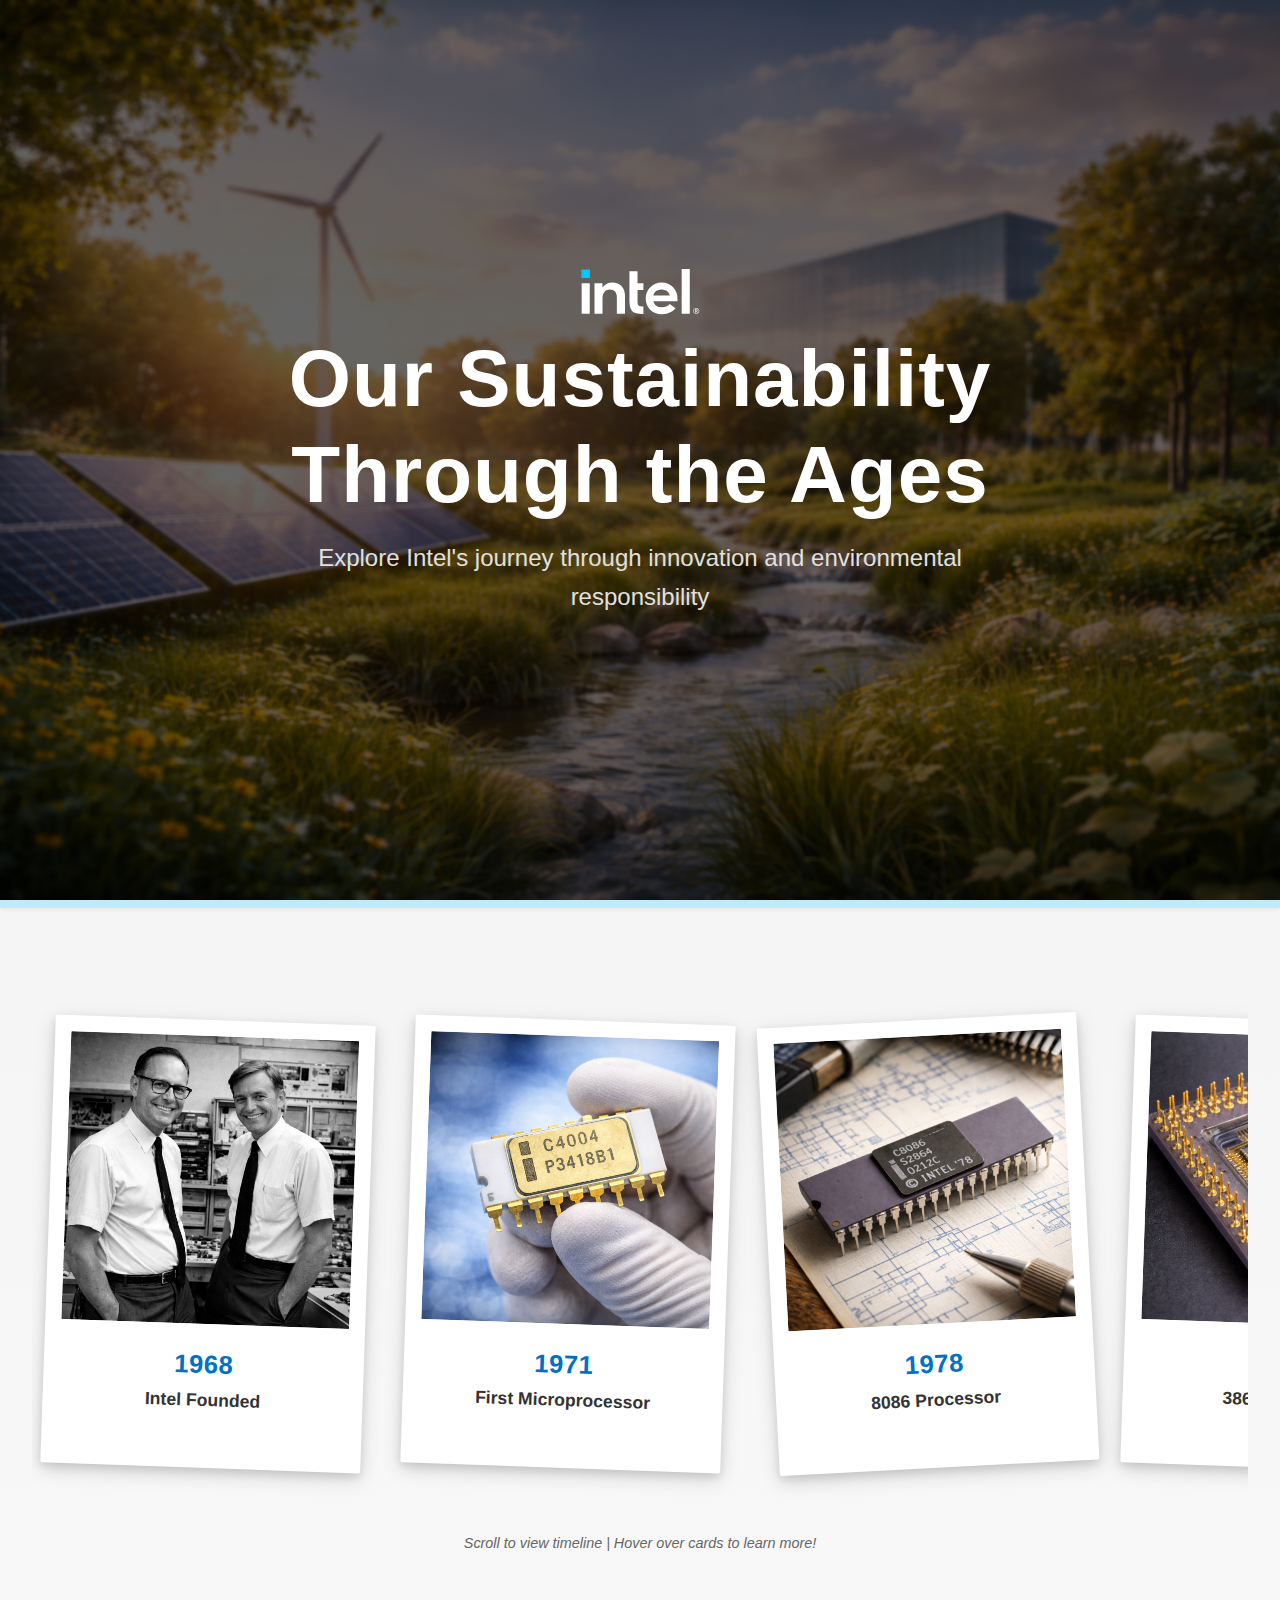
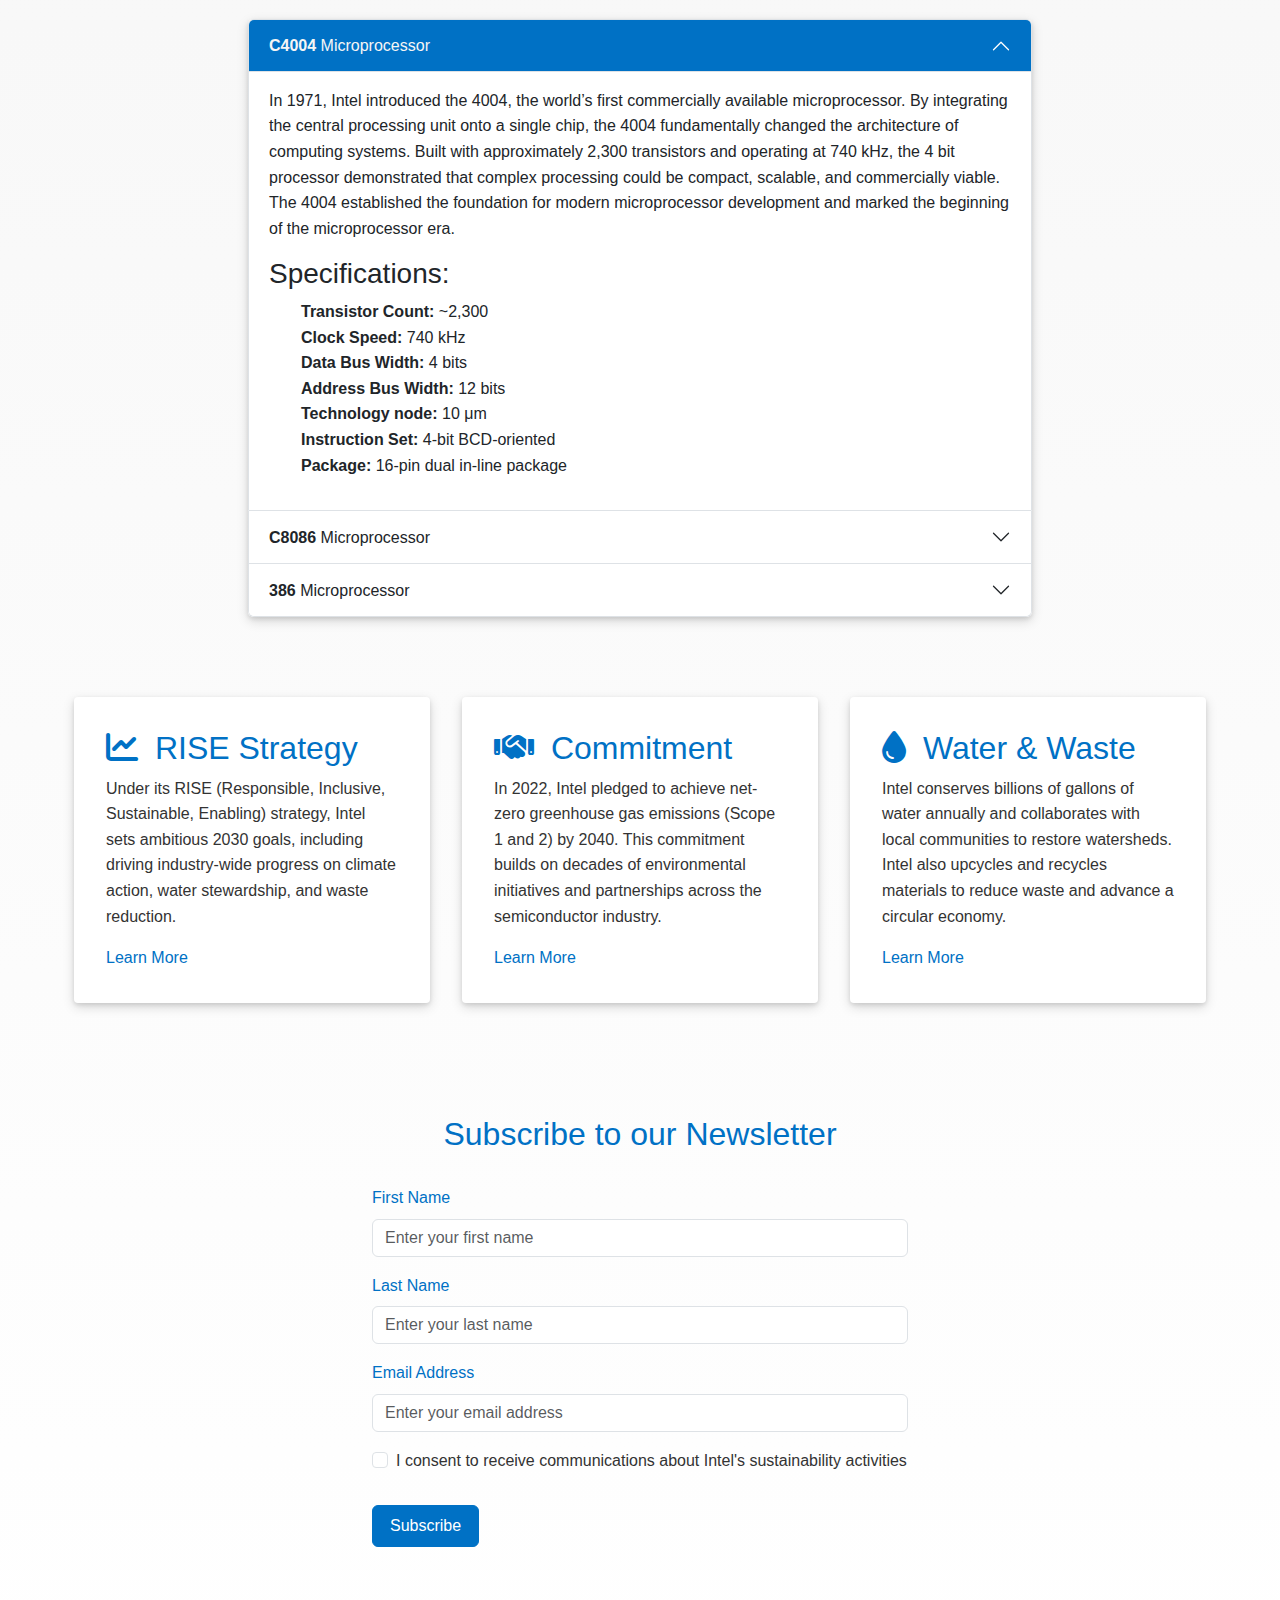
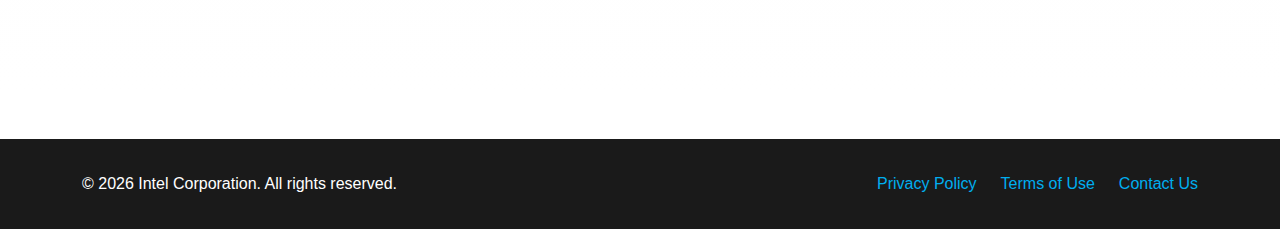
<file: index.html>
<!DOCTYPE html>
<html lang="en" dir="ltr">
  <head>
    <meta charset="UTF-8" />
    <meta name="viewport" content="width=device-width, initial-scale=1.0" />
    <title>Intel: Sustainability Through the Ages</title>
    <link rel="icon" type="image/svg+xml" href="img/intel-header-logo.svg">
    <link href="https://cdn.jsdelivr.net/npm/bootstrap@5.3.3/dist/css/bootstrap.min.css" rel="stylesheet">
    <link rel="stylesheet" href="https://cdnjs.cloudflare.com/ajax/libs/font-awesome/6.5.1/css/all.min.css">
    <link rel="stylesheet" href="style.css" />

  </head>

  <body>

    <!-- ==================== HERO SECTION ==================== -->
    <header class="hero">
      <div class="hero-content">
        <img src="img/intel-header-logo.svg" alt="Intel Logo" class="hero-logo" />
        <h1 class="hero-title">Our Sustainability Through the Ages</h1>
          <p class="hero-subtitle">
            Explore Intel's journey through innovation and environmental responsibility
          </p>
      </div>
    </header>
      <hr class="separator" />

    <main class="timeline-section">


      <section class="timeline-container" aria-label="Intel Sustainability Timeline">

        <!-- ========== CARD: 1968 ========== -->
        <input type="checkbox" id="card-1968" class="card-toggle" />
        <article class="timeline-card" data-year="1968">
          <label for="card-1968" class="card-label">
            <img src="img/ai0.png" alt="Intel Founded 1968" class="card-image" />
            <span class="card-content">
              <span class="card-year">1968</span>
              <span class="card-title">Intel Founded</span>
            </span>
          </label>
          <aside class="card-details">
            <p>
              Robert Noyce and Gordon Moore rename the newly formed company
              NM Electronics to Intel Corporation, laying the foundation for
              decades of technological innovation.
            </p>
          </aside>
        </article>

        <!-- ========== CARD: 1971 ========== -->
        <input type="checkbox" id="card-1971" class="card-toggle" />
        <article class="timeline-card" data-year="1971">
          <label for="card-1971" class="card-label">
            <img src="img/ai1.png" alt="First Microprocessor 1971" class="card-image" />
            <span class="card-content">
              <span class="card-year">1971</span>
              <span class="card-title">First Microprocessor</span>
            </span>
          </label>
          <aside class="card-details">
            <p>
              Intel debuts the 4004, the world's first commercial microprocessor,
              igniting the microprocessor revolution and propelling the future
              of computing devices.
            </p>
          </aside>
        </article>

        <!-- ========== CARD: 1978 ========== -->
        <input type="checkbox" id="card-1978" class="card-toggle" />
        <article class="timeline-card" data-year="1978">
          <label for="card-1978" class="card-label">
            <img src="img/ai2.png" alt="8086 Processor 1978" class="card-image" />
            <span class="card-content">
              <span class="card-year">1978</span>
              <span class="card-title">8086 Processor</span>
            </span>
          </label>
          <aside class="card-details">
            <p>
              Launch of the 8086 processor, establishing the x86 architecture
              that drives countless PCs and servers in the modern era.
            </p>
          </aside>
        </article>

        <!-- ========== CARD: 1985 ========== -->
        <input type="checkbox" id="card-1985" class="card-toggle" />
        <article class="timeline-card" data-year="1985">
          <label for="card-1985" class="card-label">
            <img src="img/ai3.png" alt="386 Processor 1985" class="card-image" />
            <span class="card-content">
              <span class="card-year">1985</span>
              <span class="card-title">386 Processor</span>
            </span>
          </label>
          <aside class="card-details">
            <p>
              Intel introduces the 386 processor with 32-bit architecture,
              ushering in a new era of performance and multitasking for
              personal computers.
            </p>
          </aside>
        </article>

        <!-- ========== CARD: 2006 ========== -->
        <input type="checkbox" id="card-2006" class="card-toggle" />
        <article class="timeline-card" data-year="2006">
          <label for="card-2006" class="card-label">
            <img src="img/ai4.png" alt="Peak GHG Emissions 2006" class="card-image" />
            <span class="card-content">
              <span class="card-year">2006</span>
              <span class="card-title">Peak GHG Emissions</span>
            </span>
          </label>
          <aside class="card-details">
            <p>
              This year marks Intel's highest annual greenhouse gas emissions
              for operations. Over subsequent years, Intel invests heavily in
              chemical abatement, renewable energy, and energy-efficient
              manufacturing to reverse this trend.
            </p>
          </aside>
        </article>

        <!-- ========== CARD: 2020 ========== -->
        <input type="checkbox" id="card-2020" class="card-toggle" />
        <article class="timeline-card" data-year="2020">
          <label for="card-2020" class="card-label">
            <img src="img/ai5.png" alt="RISE Strategy 2020" class="card-image" />
            <span class="card-content">
              <span class="card-year">2020</span>
              <span class="card-title">RISE Strategy</span>
            </span>
          </label>
          <aside class="card-details">
            <p>
              Intel launches its RISE (Responsible, Inclusive, Sustainable,
              Enabling) strategy and 2030 goals, aiming to drive industry-wide
              progress on climate action, water stewardship, and waste reduction.
            </p>
          </aside>
        </article>

        <!-- ========== CARD: 2022 ========== -->
        <input type="checkbox" id="card-2022" class="card-toggle" />
        <article class="timeline-card" data-year="2022">
          <label for="card-2022" class="card-label">
            <img src="img/ai7.png" alt="Net-Zero By 2040" class="card-image" />
            <span class="card-content">
              <span class="card-year">2022</span>
              <span class="card-title">Net-Zero By 2040</span>
            </span>
          </label>
          <aside class="card-details">
            <p>
              Intel announces its commitment to achieve net-zero greenhouse
              gas emissions (Scope 1 and 2) across its global operations
              by 2040, building on years of environmental initiatives.
            </p>
          </aside>
        </article>

        <!-- ========== CARD: 2023 ========== -->
        <input type="checkbox" id="card-2023" class="card-toggle" />
        <article class="timeline-card" data-year="2023">
          <label for="card-2023" class="card-label">
            <img src="img/ai8.png" alt="Renewable Electricity 2023" class="card-image" />
            <span class="card-content">
              <span class="card-year">2023</span>
              <span class="card-title">Renewable Electricity</span>
            </span>
          </label>
          <aside class="card-details">
            <p>
              The company achieves 99% renewable electricity usage worldwide,
              helping to drastically lower carbon emissions and driving progress
              toward Intel's long-term sustainability goals.
            </p>
          </aside>
        </article>

        <!-- ========== CARD: 2024 ========== -->
        <input type="checkbox" id="card-2024" class="card-toggle" />
        <article class="timeline-card" data-year="2024">
          <label for="card-2024" class="card-label">
            <img src="img/ai9.png" alt="Sustainability Summit 2024" class="card-image" />
            <span class="card-content">
              <span class="card-year">2024</span>
              <span class="card-title">Sustainability Summit</span>
            </span>
          </label>
          <aside class="card-details">
            <p>
              Intel hosts its first Sustainability Summit, uniting suppliers,
              government officials, and industry leaders to collaborate on
              next-generation sustainable semiconductor manufacturing.
            </p>
          </aside>
        </article>

      </section>

      <!-- ==================== OLD FOOOTER ==================== -->
      <section class="scroll-hint">
        <p>Scroll to view timeline | Hover over cards to learn more!</p>
      </section>
        <!-- 3-Column Content Section -->
    <section class="accordion-section">
      <div class="accordion" id="CPU-accordion">
        <div class="accordion-item">
          <h2 class="accordion-header" id="panelsStayOpen-headingOne">
            <button class="accordion-button" type="button" data-bs-toggle="collapse" data-bs-target="#panelsStayOpen-collapseOne" aria-expanded="true" aria-controls="panelsStayOpen-collapseOne">
              <span class="accordion-title"><strong>C4004 </strong>  Microprocessor</span>
            </button>
          </h2>
          <div id="panelsStayOpen-collapseOne" class="accordion-collapse collapse show" aria-labelledby="panelsStayOpen-headingOne">
            <div class="accordion-body">
              <p> In 1971, Intel introduced the 4004, the world’s first commercially available microprocessor. By integrating the central processing unit onto a single chip, the 4004 fundamentally changed the architecture of computing systems.
                  Built with approximately 2,300 transistors and operating at 740 kHz, the 4 bit processor demonstrated that complex processing could be compact, scalable, and commercially viable. The 4004 established the foundation for modern microprocessor development and marked the beginning of the microprocessor era.
              </p>
              <h3>
                Specifications:
              </h3>
              <!-- used Wikipedia for sources -->
              <ul>
                <li><strong> Transistor Count:</strong> ~2,300</li>
                <li><strong>Clock Speed:</strong> 740 kHz</li>
                <li><strong>Data Bus Width:</strong> 4 bits</li>
                <li><strong>Address Bus Width:</strong> 12 bits</li>
                <li><strong>Technology node:</strong> 10 μm</li>
                <li><strong>Instruction Set:</strong> 4-bit BCD-oriented</li>
                <li><strong>Package:</strong> 16-pin dual in-line package</li>
              </ul>
            </div>
          </div>
        </div>
        <div class="accordion-item">
          <h2 class="accordion-header" id="panelsStayOpen-headingTwo">
            <button class="accordion-button collapsed" type="button" data-bs-toggle="collapse" data-bs-target="#panelsStayOpen-collapseTwo" aria-expanded="false" aria-controls="panelsStayOpen-collapseTwo">
              <span class="accordion-title"><strong>C8086</strong> Microprocessor</span>
            </button>
          </h2>
          <div id="panelsStayOpen-collapseTwo" class="accordion-collapse collapse" aria-labelledby="panelsStayOpen-headingTwo">
            <div class="accordion-body">
              <p> In 1978, Intel launched the 8086 processor, introducing the x86 architecture that continues to underpin most modern desktop and server processors.
                  As a 16-bit processor containing approximately 29,000 transistors, the 8086 set a long term architectural standard that enabled software compatibility across generations. Its instruction set and design decisions shaped decades
                  of computing innovation and positioned Intel at the center of the personal computer revolution.
              </p>
                <h3>
                    Specifications:
                </h3>
                <ul>
                    <li><strong> Transistor Count:</strong> ~29,277</li>
                    <li><strong>Clock Speed:</strong> 5-10 MHz</li>
                    <li><strong>Data Bus Width:</strong> 16 bits</li>
                    <li><strong>Address Bus Width:</strong> 20 bits</li>
                    <li><strong>Technology node:</strong> 3 μm</li>
                    <li><strong>Instruction Set:</strong> 16-bit x86</li>
                    <li><strong>Package:</strong> 40-pin dual in-line package</li>
                </ul>
            </div>
          </div>
        </div>
        <div class="accordion-item">
          <h2 class="accordion-header" id="panelsStayOpen-headingThree">
            <button class="accordion-button collapsed" type="button" data-bs-toggle="collapse" data-bs-target="#panelsStayOpen-collapseThree" aria-expanded="false" aria-controls="panelsStayOpen-collapseThree">
             <span class="accordion-title"><strong> 386 </strong> Microprocessor</span>
            </button>
          </h2>
          <div id="panelsStayOpen-collapseThree" class="accordion-collapse collapse" aria-labelledby="panelsStayOpen-headingThree">
            <div class="accordion-body">
             <p> In 1985, Intel released the 80386, bringing 32 bit processing to the x86 architecture and significantly expanding system capabilities.

               With approximately 275,000 transistors, the 386 enabled advanced multitasking, improved memory management, and support for more sophisticated operating systems.
               The processor marked a major step toward modern computing performance and scalability, reinforcing Intel's leadership in high performance microprocessor design.
             </p>
              <h3>
                Specifications:
              </h3>
              <ul>
                <li><strong> Transistor Count:</strong> ~275,000</li>
                <li><strong>Clock Speed:</strong> 12-40 MHz</li>
                <li><strong>Data Bus Width:</strong> 32 bits</li>
                <li><strong>Address Bus Width:</strong> 32 bits</li>
                <li><strong>Technology node:</strong> 1 μm</li>
                <li><strong>Instruction Set:</strong> 32-bit x86</li>
                <li><strong>Package:</strong> 132-pin pin grid array</li>
              </ul>
            </div>
          </div>
        </div>
      </div>
      </section>

        <section class="three-column-container container">
<!--          tried to change "row" to "row g-4" to give more gap but that did not work so I just did it with css-->
          <div class="row">
                <div class="col-4">
                    <h2><i class="fa-solid fa-chart-line" aria-hidden="true"></i> RISE Strategy</h2>
                    <p>
                        Under its RISE (Responsible, Inclusive, Sustainable, Enabling) strategy,
                        Intel sets ambitious 2030 goals, including driving industry-wide
                        progress on climate action, water stewardship, and waste reduction.
                    </p>
                    <!-- Learn More Button -->
                    <a href="https://www.intel.com/content/www/us/en/corporate-responsibility/corporate-responsibility.html" aria-label="Learn more about Intel's RISE Strategy">Learn More</a>
                </div>

                <!-- Column 2 -->
                <div class="col-4">
                    <h2><i class="fa-solid fa-handshake" aria-hidden="true"></i> Commitment</h2>
                    <p>
                        In 2022, Intel pledged to achieve net-zero greenhouse gas emissions
                        (Scope 1 and 2) by 2040. This commitment builds on decades of
                        environmental initiatives and partnerships across the semiconductor
                        industry.
                    </p>
                    <!-- Learn More Button -->
                    <a href="https://www.intel.com/content/www/us/en/corporate-responsibility/climate-change.html" aria-label="Learn more about Intel's net-zero commitment">Learn More</a>
                </div>

                <!-- Column 3 -->
                <div class="col-4">
                    <h2><i class="fa-solid fa-droplet" aria-hidden="true"></i> Water &amp; Waste</h2>
                    <p>
                        Intel conserves billions of gallons of water annually and
                        collaborates with local communities to restore watersheds.
                        Intel also upcycles and recycles materials to reduce waste and
                        advance a circular economy.
                    </p>
                    <!-- Learn More Button -->
                    <a href="https://www.intel.com/content/www/us/en/corporate-responsibility/water-management.html" aria-label="Learn more about Intel's water and waste management">Learn More</a>
                </div>
            </div>
        </section>

        <!-- Subscription Form -->
        <section class="subscription-section container" aria-labelledby="newsletter-heading">
            <h2 id="newsletter-heading">Subscribe to our Newsletter</h2>
            <form aria-label="Newsletter subscription form">
                <div class="mb-3">
                    <label for="firstName" class="form-label">First Name</label>
                    <input type="text" class="form-control" id="firstName" placeholder="Enter your first name" required aria-required="true">
                </div>
                <div class="mb-3">
                    <label for="lastName" class="form-label">Last Name</label>
                    <input type="text" class="form-control" id="lastName" placeholder="Enter your last name" required aria-required="true">
                </div>
                <div class="mb-3">
                    <label for="email" class="form-label">Email Address</label>
                    <input type="email" class="form-control" id="email" placeholder="Enter your email address" required aria-required="true">
                </div>
                <div class="mb-3 form-check">
                    <input type="checkbox" class="form-check-input" id="consent" required aria-required="true">
                    <label class="form-check-label" for="consent">I consent to receive communications about Intel's sustainability activities</label>
                </div>
                <button type="submit" class="btn btn-primary" aria-label="Subscribe to newsletter">Subscribe</button>
</form>
        </section>



    </main>

    <!-- Footer -->
    <footer class="site-footer">
        <div class="container">
            <div class="footer-content">
                <p>&copy; 2026 Intel Corporation. All rights reserved.</p>
                <div class="footer-links">
                    <a href="https://www.intel.com/content/www/us/en/privacy/intel-privacy-notice.html">Privacy Policy</a>
                    <a href="https://www.intel.com/content/www/us/en/legal/terms-of-use.html">Terms of Use</a>
                    <a href="https://www.intel.com/content/www/us/en/support/contact-support.html">Contact Us</a>
                </div>
            </div>
        </div>
    </footer>

    <script src="https://cdn.jsdelivr.net/npm/bootstrap@5.3.3/dist/js/bootstrap.bundle.min.js"></script>
    <script>
      // List of RTL language codes
      const rtlLanguages = ['ar', 'he', 'fa', 'ur', 'yi', 'iw'];

      // Function to check if current language is RTL
      //copied from command in learning video
      function isRTLLanguage() {
        // Check the lang attribute on html or body
        const htmlLang = document.documentElement.lang || document.body.lang || '';
        const langCode = htmlLang.split('-')[0].toLowerCase();

        // Check if it's an RTL language
        if (rtlLanguages.includes(langCode)) {
          return true;
        }

        // Check Google Translate's language attribute
        const translateElement = document.querySelector('.translated-ltr, .translated-rtl');
        if (translateElement && translateElement.classList.contains('translated-rtl')) {
          return true;
        }

        return false;
      }

      // Function to apply or remove RTL mode
      function applyRTLMode() {
        // Always ensure lang attribute exists
        if (!document.documentElement.lang) {
          document.documentElement.lang = 'en';
        }

        if (isRTLLanguage()) {
          document.documentElement.setAttribute('dir', 'rtl');
          document.body.setAttribute('dir', 'rtl');
        } else {
          document.documentElement.setAttribute('dir', 'ltr');
          document.body.setAttribute('dir', 'ltr');
        }
      }

      // Initial check
      applyRTLMode();

      // Watch for changes to the lang attribute
      const observer = new MutationObserver((mutations) => {
        mutations.forEach((mutation) => {
          if (mutation.type === 'attributes' &&
              (mutation.attributeName === 'lang' ||
               mutation.attributeName === 'class')) {
            applyRTLMode();
          }
        });
      });

      // Observe changes to html and body elements
      observer.observe(document.documentElement, {
        attributes: true,
        attributeFilter: ['lang', 'class']
      });

      observer.observe(document.body, {
        attributes: true,
        attributeFilter: ['lang', 'class']
      });

      // Also watch for Google Translate widget changes
      const checkForTranslate = setInterval(() => {
        const translateElement = document.querySelector('.goog-te-banner-frame, .translated-ltr, .translated-rtl');
        if (translateElement) {
          applyRTLMode();
          // Continue checking for language changes
          const translateObserver = new MutationObserver(() => {
            applyRTLMode();
          });
          translateObserver.observe(document.body, {
            attributes: true,
            attributeFilter: ['class'],
            subtree: true
          });
        }
      }, 500);

      // Stop checking after 10 seconds
      setTimeout(() => clearInterval(checkForTranslate), 10000);
    </script>


  </body>
</html>
</file>
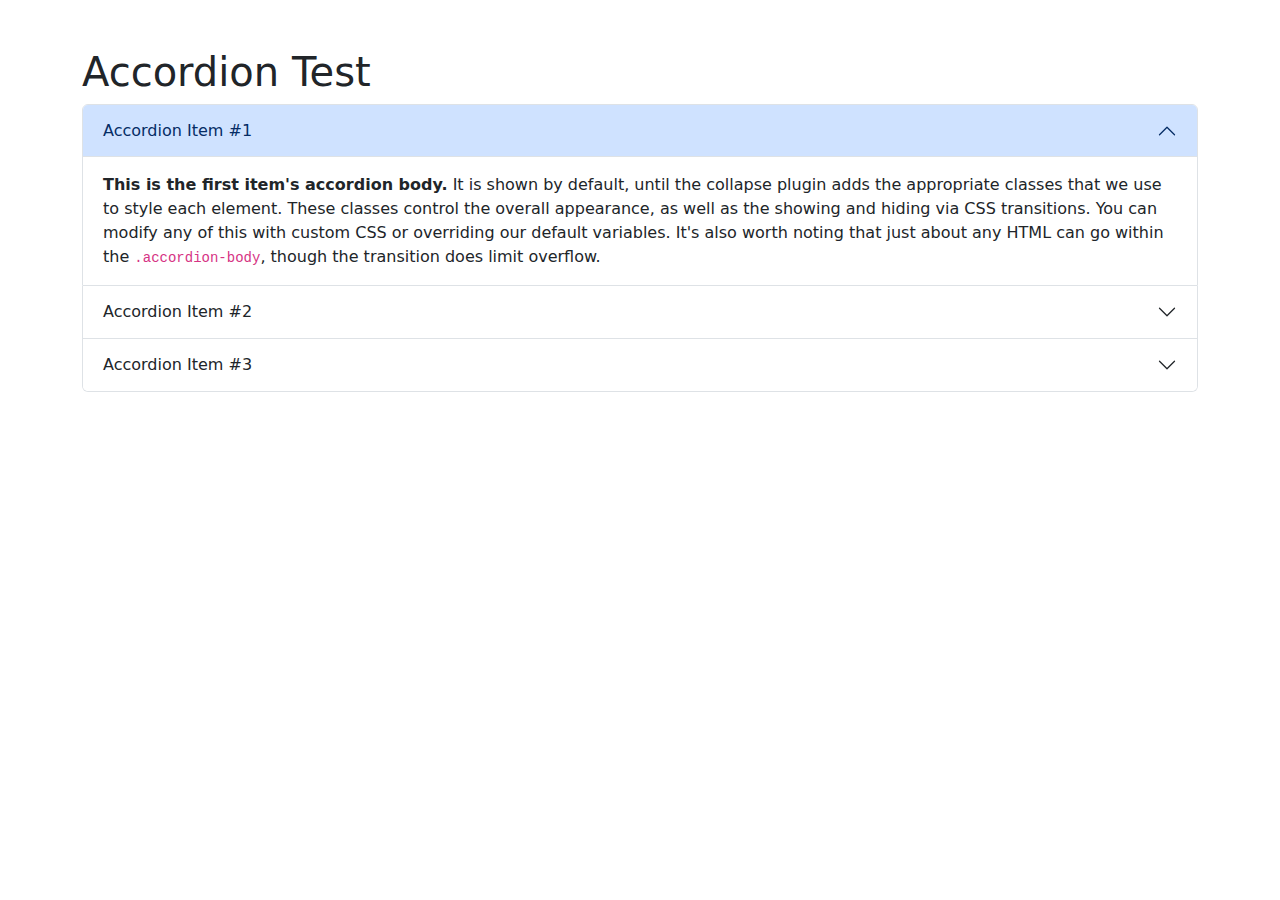
<file: test-accordion.html>
<!DOCTYPE html>
<html lang="en">
<head>
    <meta charset="UTF-8">
    <meta name="viewport" content="width=device-width, initial-scale=1.0">
    <title>Bootstrap Accordion Test</title>
    <link href="https://cdn.jsdelivr.net/npm/bootstrap@5.3.3/dist/css/bootstrap.min.css" rel="stylesheet">
</head>
<body>
    <div class="container mt-5">
        <h1>Accordion Test</h1>

        <div class="accordion" id="accordionExample">
            <div class="accordion-item">
                <h2 class="accordion-header" id="headingOne">
                    <button class="accordion-button" type="button" data-bs-toggle="collapse" data-bs-target="#collapseOne" aria-expanded="true" aria-controls="collapseOne">
                        Accordion Item #1
                    </button>
                </h2>
                <div id="collapseOne" class="accordion-collapse collapse show" aria-labelledby="headingOne" data-bs-parent="#accordionExample">
                    <div class="accordion-body">
                        <strong>This is the first item's accordion body.</strong> It is shown by default, until the collapse plugin adds the appropriate classes that we use to style each element. These classes control the overall appearance, as well as the showing and hiding via CSS transitions. You can modify any of this with custom CSS or overriding our default variables. It's also worth noting that just about any HTML can go within the <code>.accordion-body</code>, though the transition does limit overflow.
                    </div>
                </div>
            </div>
            <div class="accordion-item">
                <h2 class="accordion-header" id="headingTwo">
                    <button class="accordion-button collapsed" type="button" data-bs-toggle="collapse" data-bs-target="#collapseTwo" aria-expanded="false" aria-controls="collapseTwo">
                        Accordion Item #2
                    </button>
                </h2>
                <div id="collapseTwo" class="accordion-collapse collapse" aria-labelledby="headingTwo" data-bs-parent="#accordionExample">
                    <div class="accordion-body">
                        <strong>This is the second item's accordion body.</strong> It is hidden by default, until the collapse plugin adds the appropriate classes that we use to style each element. These classes control the overall appearance, as well as the showing and hiding via CSS transitions. You can modify any of this with custom CSS or overriding our default variables. It's also worth noting that just about any HTML can go within the <code>.accordion-body</code>, though the transition does limit overflow.
                    </div>
                </div>
            </div>
            <div class="accordion-item">
                <h2 class="accordion-header" id="headingThree">
                    <button class="accordion-button collapsed" type="button" data-bs-toggle="collapse" data-bs-target="#collapseThree" aria-expanded="false" aria-controls="collapseThree">
                        Accordion Item #3
                    </button>
                </h2>
                <div id="collapseThree" class="accordion-collapse collapse" aria-labelledby="headingThree" data-bs-parent="#accordionExample">
                    <div class="accordion-body">
                        <strong>This is the third item's accordion body.</strong> It is hidden by default, until the collapse plugin adds the appropriate classes that we use to style each element. These classes control the overall appearance, as well as the showing and hiding via CSS transitions. You can modify any of this with custom CSS or overriding our default variables. It's also worth noting that just about any HTML can go within the <code>.accordion-body</code>, though the transition does limit overflow.
                    </div>
                </div>
            </div>
        </div>
    </div>

    <script src="https://cdn.jsdelivr.net/npm/bootstrap@5.3.3/dist/js/bootstrap.bundle.min.js"></script>
</body>
</html>
</file>
<file: style.css>
/* ========================================
   GLOBAL STYLES & RESET
   ======================================== */
* {
  margin: 0;
  padding: 0;
  box-sizing: border-box;
}

body {
  font-family: 'Segoe UI', Tahoma, Geneva, Verdana, sans-serif;
  line-height: 1.6;
  color: #333;
  overflow-x: hidden;
}

ul {
  list-style: none;
}

/* ========================================
   HERO SECTION
   Full-screen background with blur effect
   and dark overlay for txt contrast
   ======================================== */
.hero {
  position: relative;
  height: 100vh;
  display: flex;
  align-items: center;
  justify-content: center;
  text-align: center;
  overflow: hidden;
  /* Background image with blur and overlay */
  background: linear-gradient(rgba(0, 0, 0, 0.6), rgba(0, 0, 0, 0.6)),
              url('img/intelbanner.png') center/cover no-repeat;
}

/* Hero content container */
.hero-content {
  position: relative;
  z-index: 1;
  padding: 2rem;
  max-width: 800px;
}

/* Intel logo sizing */
.hero-logo {
  width: 120px;
  margin-bottom: 1rem;
}

/* Main hero title */
.hero-title {
  font-size: clamp(1.5rem, 7vw, 5rem);
  color: #ffffff;
  margin-bottom: 1rem;
  font-weight: 700;
  letter-spacing: 1px;
}

/* Hero subtitle text */
.hero-subtitle {
  font-size: clamp(1rem, 2.5vw, 1.5rem);
  color: #e0e0e0;
  font-weight: 300;
}

/* ========================================
   SEPARATOR STRIP
   Thin divider with solid light blue
   ======================================== */
.separator {
  height: 8px;
  background: #00aeef;
  box-shadow: 0 2px 4px rgba(0, 0, 0, 0.2);
  border: none;
  margin: 0;
}

/* ========================================
   TIMELINE SECTION
   Container for horizontal scrolling cards
   ======================================== */
.timeline-section {
  padding: 4rem 2rem;
  background: linear-gradient(180deg, #f5f5f5 0%, #ffffff 100%);
  min-height: 100vh;
}


/* Timeline container - horizontal scrolling row on desktop (>768px) */
.timeline-container {
  display: flex;
  flex-direction: row;
  gap: 2.5rem;
  overflow-x: auto;
  overflow-y: hidden;
  scroll-snap-type: x proximity; /* Changed from mandatory to proximity */
  scroll-behavior: smooth;
  padding: 3rem 3rem 2rem 3rem; /* Increased left and right padding */
  /* Styled scrollbar for better UX */
  scrollbar-width: thin;
  scrollbar-color: #0071c5 #e0e0e0;
}

/* Remove the ::before spacer since we're using padding now */


/* ========================================
   POLAROID STYLE CARDS
   Authentic photo print aesthetic with:
   - White frame border
   - Square image area
   - Caption area below
   - Drop shadow
   - Slight rotation for realism
   - Smooth hover animations
   ======================================== */

/* Hide checkbox inputs used for mobile toggle */
.card-toggle {
  display: none;
}

/* Label wrapper for clickable card area */
.card-label {
  display: block;
  cursor: default;
  pointer-events: none; /* Disable clicks on desktop */
}

.timeline-card {
  position: relative;
  flex: 0 0 320px;
  width: 320px;
  background: #ffffff;
  border-radius: 2px;
  padding: 1rem 1rem 3rem 1rem;
  scroll-snap-align: start;
  cursor: pointer;
  overflow: visible;
  box-shadow:
    0 4px 8px rgba(0, 0, 0, 0.1),
    0 6px 20px rgba(0, 0, 0, 0.15);
  transform: rotate(-2deg);
  transition:
    transform 0.4s cubic-bezier(0.34, 1.56, 0.64, 1),
    box-shadow 0.4s ease;
  display: flex;
  flex-direction: column;
}

.timeline-card:nth-child(even) {
  transform: rotate(2deg);
}

.timeline-card:nth-child(3n) {
  transform: rotate(-3deg);
}

.timeline-card:hover {
  transform: rotate(0deg) translateY(-15px) scale(1.08);
  box-shadow:
    0 12px 24px rgba(0, 0, 0, 0.1),
    0 16px 40px rgba(0, 0, 0, 0.15);
}

/* Card image - square polaroid photo */
.card-image {
  width: 100%;
  aspect-ratio: 1 / 1;
  object-fit: cover;
  object-position: center;
  display: block;
  background: #f0f0f0;
  border-radius: 1px;
  margin-bottom: 0.75rem;
  transition: transform 0.4s ease;
}

.timeline-card:hover .card-image {
  transform: scale(1.03);
}

/* Card content section - caption area below photo */
.card-content {
  padding: 0.5rem 0;
  text-align: center;
  min-height: 80px;
  display: block;
}

.card-year {
  font-size: 1.6rem;
  color: #0071c5;
  font-weight: 700;
  margin-bottom: 0.25rem;
  letter-spacing: 0.5px;
  display: block;
}

.card-title {
  font-size: 1.1rem;
  color: #333;
  font-weight: 600;
  line-height: 1.3;
  margin-bottom: 0;
  display: block;
}

/* ========================================
   HIDDEN DETAILS PANEL
   Desktop: Slides up from bottom with absolute positioning
   Mobile: Expands below content with max-height
   Reveals on hover (desktop) or tap (mobile)
   ======================================== */
.card-details {
  position: absolute;
  bottom: 0;
  left: 0;
  right: 0;
  background: rgba(0, 113, 197, 0.96);
  color: #ffffff;
  padding: 1.5rem;
  border-radius: 0 0 2px 2px;

  /* Initially hidden below card - desktop uses transform */
  transform: translateY(100%);
  opacity: 0;

  /* Smooth slide and fade transitions */
  transition:
    transform 0.5s cubic-bezier(0.34, 1.56, 0.64, 1),
    opacity 0.4s ease;

  /* Prevent overflow during animation */
  overflow: hidden;
}

/* Show details on hover - slide up and fade in (DESKTOP) */
.timeline-card:hover .card-details {
  transform: translateY(0);
  opacity: 1;
}

/* Details text styling */
.card-details p {
  font-size: 0.9rem;
  line-height: 1.6;
  margin: 0;
  text-align: left;
}

/* ========================================
   SCROLL HINT TEXT
   ======================================== */
.scroll-hint {
  text-align: center;
  margin-top: 2rem;
  color: #666;
  font-size: 0.9rem;
  font-style: italic;
}
.h5-blue{
  color: #0071c5;
    font-size: 1.2rem;


}
.accordion-section {
    padding: 3rem;
}

.accordion{
  /*did this to try and fix a little weird corner glitch*/
  border-radius: 5px;
  width: 70%;
  max-width: 900px;
  margin: 0 auto;
  box-shadow:
          0 2px 4px rgba(0, 0, 0, 0.1),
          0 4px 12px rgba(0, 0, 0, 0.15);
}
.accordion-button {
  background-color: #ffffff;
}
.accordion-button:focus {
  box-shadow: 0 0 0 0.25rem rgba(0, 174, 239, 0.5);
  border-color : #0071c5;
  background-color: #0071c5;
}
.accordion-button:focus h5 {
    color: #fff;
}
.accordion-button:not(.collapsed) h5 {
    color: #fff;
}
.accordion-button:not(.collapsed){
    background-color: #0071c5;
    color: #F5F5F5FF;
}
.accordion-button:not(.collapsed)::after{
    filter: brightness(0) invert(1);
}
.accordion-body h5{
  color: #0071c5;
}
.three-column-container{

    display: flex;
    justify-content: center;
    padding: 2rem 1rem;
}
.three-column-container .row {
  gap: 2rem;
}
.col-4 {
    display: flex;
    flex-direction: column;
    flex: 1;
    background-color: #ffffff;
    padding: 2rem;
    border-radius: 4px;
    box-shadow:
        0 2px 4px rgba(0, 0, 0, 0.1),
        0 4px 12px rgba(0, 0, 0, 0.15);
}
.col-4 h2{
  color: #0071c5;
}

.col-4 h2 i {
  margin-right: 0.5rem;
  color: #0071c5;
}

[dir="rtl"] .col-4 h2 i {
  margin-right: 0;
  margin-left: 0.5rem;
}

.col-4 a{
    color: #0071c5;
    text-decoration: none;
    margin-top: auto;
}

/* ========================================
   SUBSCRIPTION FORM SECTION
   ======================================== */
.subscription-section {
    padding: 3rem 2rem;
    max-width: 600px;
    margin: 2rem auto;
}

.subscription-section h2 {
    text-align: center;
    color: #0071c5;
    margin-bottom: 2rem;
}

.subscription-section .form-label {
    color: #0071c5;
    font-weight: 500;
}

.subscription-section .form-control:focus {
    border-color: #0071c5;
    box-shadow: 0 0 0 0.25rem rgba(0, 113, 197, 0.25);
}

.subscription-section .form-check-label {
    color: #333;
}

.subscription-section .btn-primary {
    background-color: #0071c5;
    border-color: #0071c5;
    width: 20%;
    padding: 0.5rem;
    margin-top: 1rem;
}

.subscription-section .btn-primary:hover {
    background-color: #005a9e;
    border-color: #005a9e;
}

/* ========================================
   FOOTER
   ======================================== */
.site-footer {
    background-color: #1a1a1a;
    color: #ffffff;
    padding: 2rem 0;
    margin-top: 3rem;
}

.footer-content {
    display: flex;
    justify-content: space-between;
    align-items: center;
    flex-wrap: wrap;
    gap: 1rem;
}

.footer-content p {
    margin: 0;
}

.footer-links {
    display: flex;
    gap: 1.5rem;
}

.footer-links a {
    color: #00aeef;
    text-decoration: none;
    transition: color 0.3s ease;
}

.footer-links a:hover {
    color: #0071c5;
}

/* RTL support */
[dir="rtl"] ul {
    padding-right: 2rem;
    padding-left: 0;
}

/* ========================================
   RESPONSIVE DESIGN - MOBILE
   Stack cards vertically on small screens
   Remove rotation for cleaner mobile layout
   ======================================== */
@media (max-width: 768px) {
  /* Hero adjustments */
  .hero-logo {
    width: 200px;
    margin-bottom: 1.5rem;
  }

    .scroll-hint{
        display: none;
    }


  /* Timeline section adjustments */
  .timeline-section {
    padding: 2rem 1rem;
  }

  /* Stack cards vertically on mobile - switches to column layout */
  .timeline-container {
    flex-direction: column;
    overflow-x: hidden;
    overflow-y: visible;
    scroll-snap-type: none;
    gap: 2rem;
    padding: 1rem;
  }

  /* Enable click/tap on mobile */
  .card-label {
    pointer-events: auto;
    cursor: pointer;
  }

  /* Full width cards on mobile */
  .timeline-card {
    flex: 1 1 auto;
    width: 100%;
    max-width: 400px;
    margin: 0 auto;
    transform: rotate(0deg) !important;
    overflow: hidden; /* Contain details panel within card on mobile */
  }

  /* Mobile: Change details to relative positioning and use max-height */
  .card-details {
    position: relative;
    bottom: auto;
    left: auto;
    right: auto;
    margin: 0 -1rem -3rem -1rem;

    /* Use max-height instead of transform for mobile */
    transform: none;
    max-height: 0;
    padding-top: 0;
    padding-bottom: 0;

    transition:
      max-height 0.5s cubic-bezier(0.34, 1.56, 0.64, 1),
      opacity 0.4s ease,
      padding 0.5s ease;
  }

  /* Disable hover effects on mobile */
  .timeline-card:hover {
    transform: rotate(0deg) !important;
    box-shadow:
      0 4px 8px rgba(0, 0, 0, 0.1),
      0 6px 20px rgba(0, 0, 0, 0.15);
  }

  /* Prevent image scaling on hover for mobile */
  .timeline-card:hover .card-image {
    transform: scale(1);
  }


  /* Toggle details when checkbox is checked - use adjacent sibling selector */
  .card-toggle:checked + .timeline-card .card-details {
    transform: none;
    max-height: 500px;
    opacity: 1;
    padding-top: 1.5rem;
    padding-bottom: 1.5rem;
  }

  /* Smaller text on mobile details */
  .card-details p {
    font-size: 0.85rem;
  }
}
</file>
